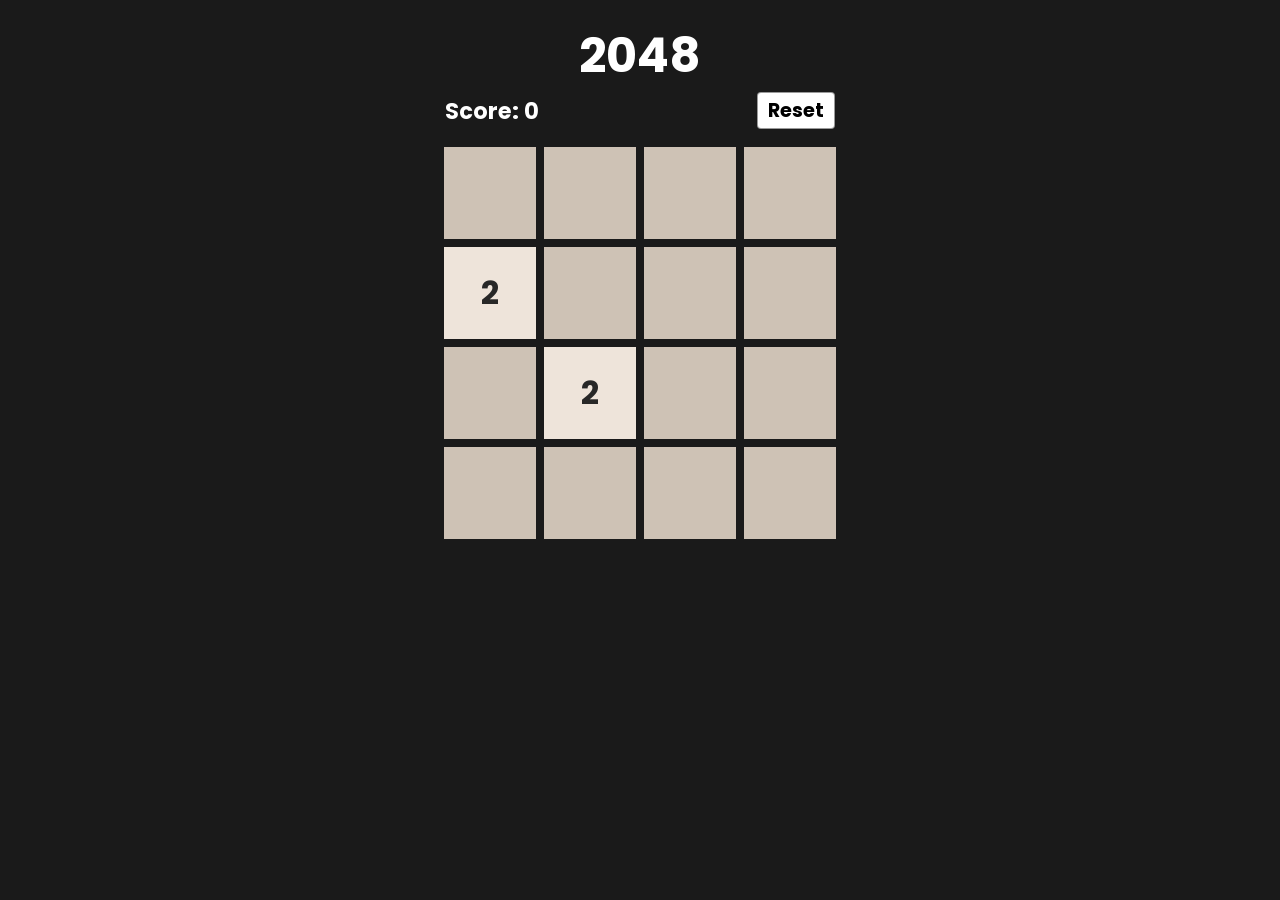
<file: index.html>
<!DOCTYPE html>
<html lang="en">
<head>
    <meta charset="UTF-8">
    <meta name="viewport" content="width=device-width, initial-scale=1.0">
    <title>2048</title>
    <link rel="icon" type="image/x-icon" href="./2048.ico">
    <link rel="stylesheet" href="style.css">
</head>
<body>
    <h1>2048</h1>
    <div class="header">
        <h2>Score: <span id="displayScore">0</h2>
        <button onclick="setGame()">Reset</button>
    </div>
    <div class="boardDisplay">

    </div>
    <h2><span id="displayGameOver">GAME OVER</span></h2>
    <script src="index.js"></script>
</body>
</html>
</file>
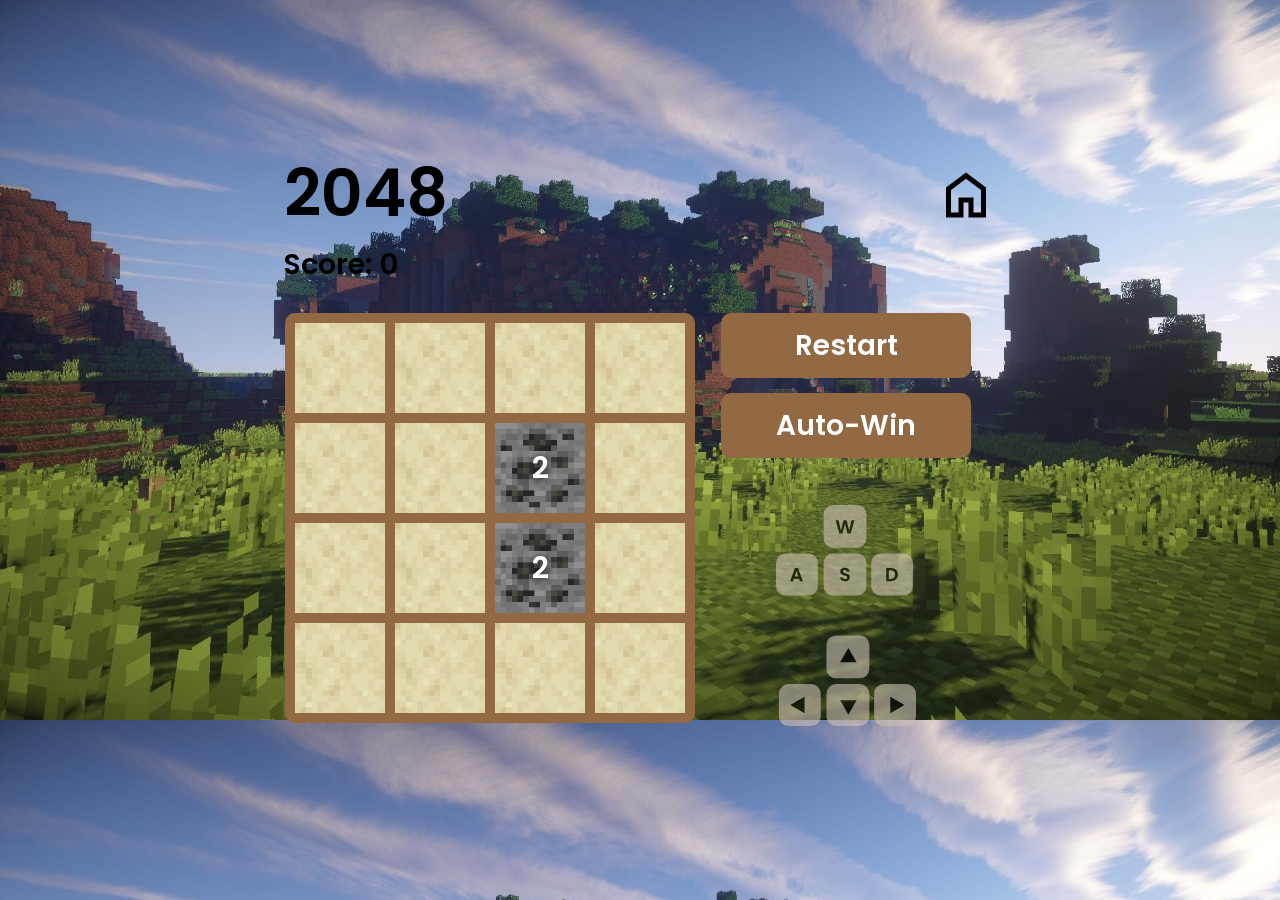
<file: Minecraft.html>
<!DOCTYPE html>
<html lang="en">
    <head>
        <meta charset="UTF-8">
        <meta name="viewport" content="width-device-width, initial-scale:1.0">
        <link rel="shortcut icon" href="Cookie.ico" type="image/x-icon">
        <title>2048</title>
        <link rel="stylesheet" href="2048.css">
        <script src="2048.js"></script>
        <meta name="Keywords" content="2048, 2048Game, 2048GAME, 2048game, MinecraftTheme, SuperAutoPetsTheme">
        <meta name="author" content="Vinícius Sorgetz Alves">
    </head>
    <body class="bodyMinecraft">
    <div class="main">
        <div class="mainLeft">
            <div class="infoGame">
                <h1>2048</h1>
                <div class="score">
                    <div class="score1">
                        <h2>Score: <span id="score">0</span><espaco>t</espaco></h2>
                    </div>
                    <div class="score2">
                        <h2 id="h2Add"><span id="add"></span></h2>
                    </div>
                </div>
            </div>
            <div id="boardMine">
                <div id="Over">
                    <h3>GAME OVER!</h3>
                </div>
                <div id="Win">
                    <h3>YOU WON!</h3>
                </div>
            </div>
        </div>
        <div class="mainRight">
            <div class="home">
                <a href="index.html">
                    <img class="homeSvg"src="home_FILL0_wght400_GRAD0_opsz24.svg">
                </a>
            </div>
            <div class="opcoes">
                <button id="opcao" onclick="ResetGame()">Restart</button>
                <button id="opcao" onclick="ganhar()">Auto-Win</button>
                <img class="Keys"src="KeysStandard.svg">
            </div>
        </div>
    </div>

    </body>

</html>
</file>
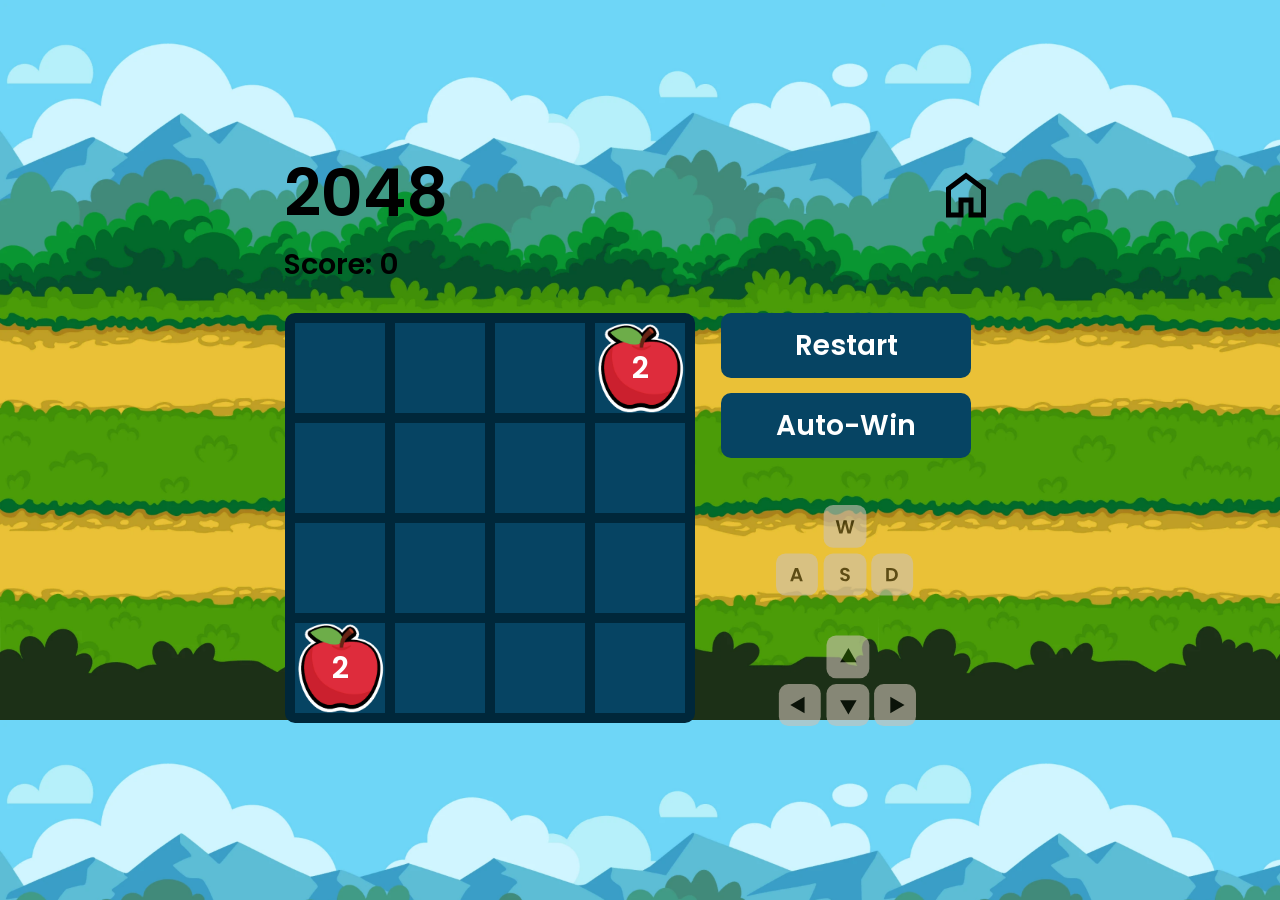
<file: Sap.html>
<!DOCTYPE html>
<html lang="en">
    <head>
        <meta charset="UTF-8">
        <meta name="viewport" content="width-device-width, initial-scale:1.0">
        <link rel="shortcut icon" href="Cookie.ico" type="image/x-icon">
        <title>2048</title>
        <link rel="stylesheet" href="2048.css">
        <script src="2048.js"></script>
        <meta name="Keywords" content="2048, 2048Game, 2048GAME, 2048game, MinecraftTheme, SuperAutoPetsTheme">
        <meta name="author" content="Vinícius Sorgetz Alves">
    </head>
    <body class="bodySap">
    <div class="main">
        <div class="mainLeft">
            <div class="infoGame">
                <h1>2048</h1>
                <div class="score">
                    <div class="score1">
                        <h2>Score: <span id="score">0</span><espaco>t</espaco></h2>
                    </div>
                    <div class="score2">
                        <h2 id="h2Add"><span id="add"></span></h2>
                    </div>
                </div>
            </div>
            <div id="boardSap">
                <div id="Over">
                    <h3>GAME OVER!</h3>
                </div>
                <div id="Win">
                    <h3>YOU WON!</h3>
                </div>
            </div>
        </div>
        <div class="mainRight">
            <div class="home">
                <a href="index.html">
                    <img class="homeSvg"src="home_FILL0_wght400_GRAD0_opsz24.svg">
                </a>
            </div>
            <div class="opcoes">
                <button id="opcao" class="opcaoSap" onclick="ResetGame()">Restart</button>
                <button id="opcao" class="opcaoSap" onclick="ganhar()">Auto-Win</button>
                <img class="Keys"src="KeysStandard.svg">
            </div>
        </div>
    </div>

    </body>

</html>
</file>
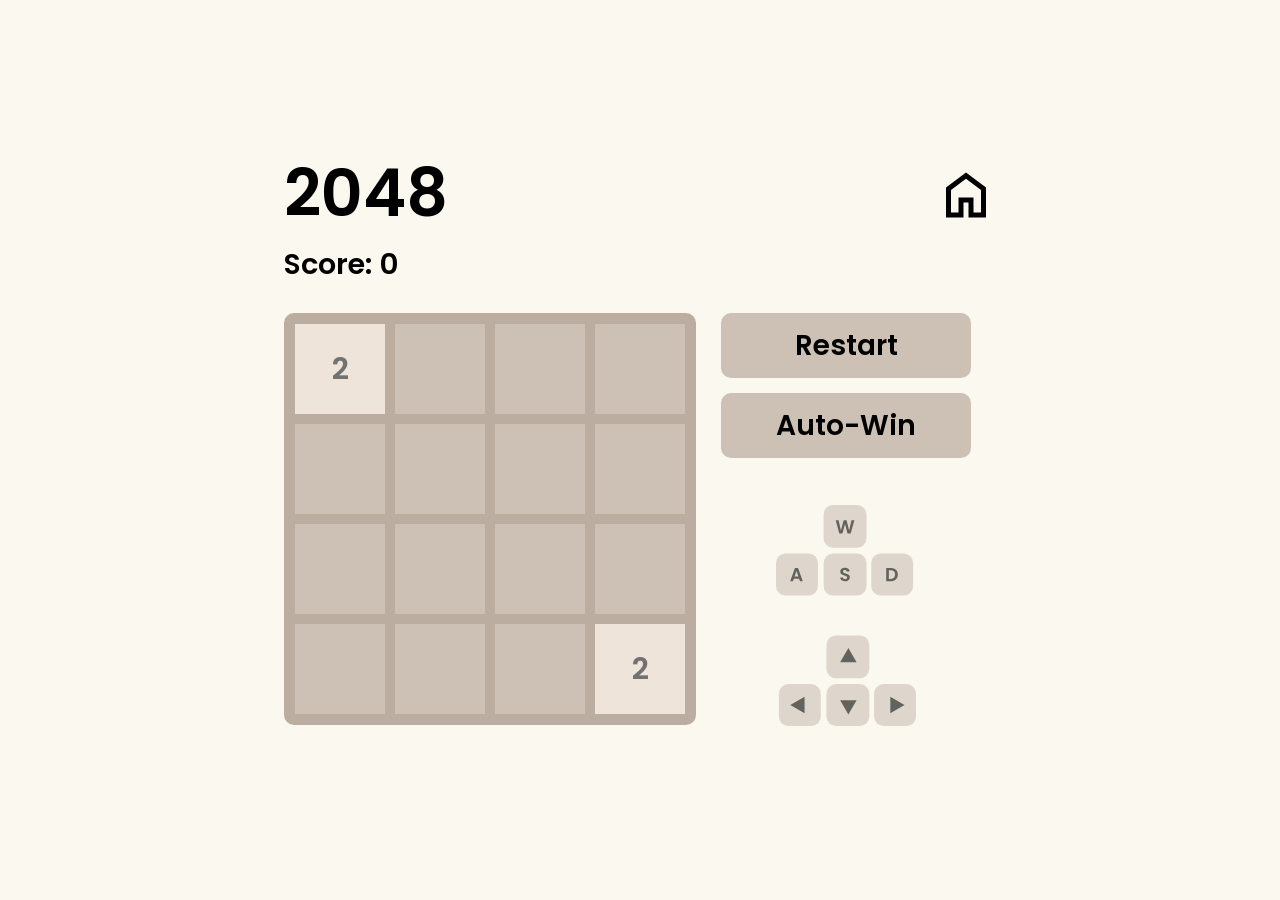
<file: Standard.html>
<!DOCTYPE html>
<html lang="en">
    <head>
        <meta charset="UTF-8">
        <meta name="viewport" content="width-device-width, initial-scale:1.0">
        <link rel="shortcut icon" href="Cookie.ico" type="image/x-icon">
        <title>2048</title>
        <link rel="stylesheet" href="2048.css">
        <script src="2048.js"></script>
        <meta name="Keywords" content="2048, 2048Game, 2048GAME, 2048game, MinecraftTheme, SuperAutoPetsTheme">
        <meta name="author" content="Vinícius Sorgetz Alves">
    </head>
    <body class="bodyStandard">
    <div class="main">
        <div class="mainLeft">
            <div class="infoGame">
                <h1>2048</h1>
                <div class="score">
                    <div class="score1">
                        <h2>Score: <span id="score">0</span><espaco>t</espaco></h2>
                    </div>
                    <div class="score2">
                        <h2 id="h2Add"><span id="add"></span></h2>
                    </div>
                </div>
            </div>
            <div id="board">
                <div id="Over">
                    <h3>GAME OVER!</h3>
                </div>
                <div id="Win">
                    <h3>YOU WON!</h3>
                </div>
            </div>
        </div>
        <div class="mainRight">
            <div class="home">
                <a href="index.html">
                    <img class="homeSvg"src="home_FILL0_wght400_GRAD0_opsz24.svg">
                </a>
            </div>
            <div class="opcoes">
                <button id="opcao" onclick="ResetGame()">Restart</button>
                <button id="opcao" onclick="ganhar()">Auto-Win</button>
                <img class="Keys"src="KeysStandard.svg">
            </div>
        </div>
    </div>

    </body>

</html>
</file>
<file: style.css>
body{
    font-family:Verdana, Geneva, Tahoma, sans-serif;
    background-color: rgb(26, 26, 26);
}
@font-face {
    font-family: Poppins;
    src: url(Poppins-Bold.ttf);
}
h1{
    color:white;
    font-family: Poppins;
    margin:0;
    margin-top:20px;
    font-size:3rem;
    text-align: center;
}
h2{
    color:white;
    margin:0;
    font-size:1.4rem;
    font-family: Poppins;
    text-align: center;
}
#displayScore{
    transition: 0.1s;
}
#displayGameOver{
    display:none;
    width:120px;
    margin:auto;
    transition: 0.2s;
    color: white;
    background-color: #ff2020;
    padding:10px;
    border-radius: 5px;
    font-size:1.1rem;
}
.boardDisplay{
    width:400px;
    height:400px;
    margin:auto;
    margin-top:10px;
    display:grid;
    grid-template-columns: repeat(auto-fill, 100px);
    border: 4px solid rgb(26, 26, 26);
    background-color: rgb(26, 26, 26);
    margin-bottom:20px;
    transition:0.1s;
}
.header{
    display:flex;
    width:390px;
    height: fit-content;
    justify-content: space-between;
    align-items: center;
    margin:auto;
}
.header button{
    font-family: Poppins;
    border: 1px solid rgba(0, 0, 0, 0.397);
    border-radius:4px;
    font-size:1.2rem;
    padding: 3px 10px;
    background-color: white;
    cursor:pointer;
}
.square{
    color: rgb(39, 39, 39);
    transition: 0.1s;
    font-family: Poppins;
    width:100px;
    height:100px;
    box-sizing: border-box;
    -moz-box-sizing: border-box;
    -webkit-box-sizing: border-box;
    border: 4px solid rgb(26, 26, 26);
    background-color: #CEC2B5;
    display:flex;
    justify-content: center;
    align-items: center;
    font-size:2rem;
}

.x2 {
    background-color: #eee4da;
    color: rgb(39, 39, 39);
}

.x4 {
    background-color: #ece0ca;
    color: rgb(39, 39, 39);
}

.x8 {
    background-color: #e77e40;
    color: white;
}

.x16{
    background-color: #f0543f;
    color: white;
}

.x32{
    background-color: #e93326;
    color: white;
}

.x64{
    background-color: #bd1b16;
    color: white;
}

.x128{
    background-color: #f0a652;
    color: white;
}

.x256{
    background-color: #ebbe2a;
    color: white;
}

.x512{
    background-color: #d3d018;
    color: white;
}

.x1024{
    background-color: #a5cc18;
    color: white;
}

.x2048{
    background-color: #0dca3c;
    color: white;
}

.x4096 {
    background-color: #157cdd;
    color: white;
}

.x8192 {
    background-color: #1037b8;
    color: white;
}
</file>
<file: 2048.css>
@font-face{
    font-family:Poppins;
    src:url(Poppins-SemiBold.ttf);
}

@font-face{
    font-family:Minecraft;
    src:url(Minecraft.ttf);
}

@keyframes toin {
    from {
      scale:0.8;
    }
    to {
      scale:1.0;
    }
}

@keyframes cross {
    from {
      scale:0;
      opacity: 0;
    }
    to {
      scale:1.0;
      opacity:1;
    }
}

body{
    font-family: Poppins;
    background-color:#FAF8EF;
}

.bodyMinecraft{
    background-image:url("Tiles/Minecraft/ef11d4b653a9f15f4159def3bd4292ab.png");
    background-size:cover;
}

.bodySap{
    background-image:url("Tiles/Sap/Wallpaper.png");
    background-size:cover;
}

.temas{
    width:1200px;
    height:250px;
    display:flex;
    flex-direction:column;
    justify-content:space-around;
    align-items:center;
    animation: toin 0.2s ease-in-out;
    position: absolute;
    top: -100px; bottom: 0; left: 0; right: 0;
    margin: auto;
}

.temas1{
    width:1200px;
    height:250px;
    background-color:blue;
}

.temas2{
    display:flex;
    justify-content:space-around;
    align-items:center;
    width:1200px;
    height:250px;
}

.main{
    display:flex;
    width:712px;
    height:580px;
    margin:auto;
    position: absolute;
    top: -30px; bottom: 0; left: 0; right: 0;
    margin: auto;
}

.mainRight{
    width:300px;
    height:580px;
}

.mainLeft{
    text-align:left;
    width:412px;
    height:580px;
}

.infoGame{
    height:168px;
}

.home{
    height:168px;
}

.opcoes{
    display:flex;
    flex-direction:column;
    align-items:center;
}

#opcao{
    width:250px;
    height:65px;
    margin-bottom:15px;
    border:none;
    border-radius:10px;
    font-size:28px;
    font-family: Poppins;
    background-color:#CDC1B5;
    transition:0.2s;
}

.temas2 #opcao{
    width:320px;
}

button#opcao.menu1{
    background-color:#CDC1B5;
    font-size:18px;
}

button#opcao.menu2{
    background-color:#926942;
    color:white;
    font-size:18px;
}

button#opcao.menu3{
    background-color:#064463;
    color:white;
    font-size:18px;
}

.bodySap #opcao{
    background-color:#064463;
    color:white;
}

.bodyMinecraft #opcao{
    background-color:#926942;
    color:white;
}

#opcao:hover{
    scale:0.95;
    cursor:pointer;
}

#opcao:active{
    background-color:#f4b17a;
}

.Keys{
    margin-top:32px;
    width:140px;
    opacity:60%;
}

.homeSvg{
    margin-top:20px;
    margin-left:240px;
    width:60px;
    transition:0.2s;
}

.homeSvg:hover{
    scale:0.90;
    cursor:pointer;
}

.homeSvg:active{
    opacity:0.7;
}

h1{
    margin:0;
    font-size:65px;
}

h2{
    margin:0;
}

#board{
    width:400px;
    height:400px;
    border-radius:10px;
    background: #cdc1b5;
    border:6px solid #bbada0;
    margin: 0 auto;
    display:flex;
    flex-wrap:wrap;
    animation: toin 0.09s ease-in-out;
}

#boardMine{
    width:400px;
    height:400px;
    border-radius:10px;
    background: #b1865f;
    border:5px solid #926942;
    margin: 0 auto;
    display:flex;
    flex-wrap:wrap;
    animation: toin 0.09s ease-in-out;
}

#boardSap{
    width:400px;
    height:400px;
    border-radius:10px;
    background: #064463;
    border:5px solid #00273A;
    margin: 0 auto;
    display:flex;
    flex-wrap:wrap;
    animation: toin 0.09s ease-in-out;
}

#Over{
    width:400px;
    height:400px;
    background-color:#f65d3b;
    border-radius:10px;
    position:absolute;
    z-index:999; 
    display:none;
    justify-content:center;   
    align-items:center;  
    animation: cross 1s;
}

#Win{
    width:400px;
    height:400px;
    background-color:#ecc230;
    border-radius:10px;
    position:absolute;
    z-index:999; 
    display:none;
    justify-content:center;   
    align-items:center;  
    animation: cross 1s;
}

h3{
    font-size:50px;
    color:white;
}

.tile{
    width:90px;
    height:90px;
    border:5px solid #bbada0;
    font-size:30px;
    display:flex;
    justify-content:center;   
    align-items:center;
    animation: toin 1s ease-in-out;
}

.mine{
    border:5px solid #926942;
    background-image:url("Tiles/Minecraft/Sandstone_29_JE5_BE2.png");
    text-shadow:black 0px 0px 10px ;
    background-size:90px;
    color:white;
}

.sap{
    background-size:90px;
    border:5px solid #00273A;;
}

.x2{
    background-color: #eee4da;
    color: #727371;
    background-image:none;
}

.x4{
    background-color: #ece0ca;
    color: #727371;
}

.x8{
    background-color: #f4b17a;
    color: white;
}
.x16{
    background-color: #f59575;
    color: white;
}

.x32{
    background-color: #f57c5f;
    color: white;
}

.x64{
    background-color: #f65d3b;
    color: white;
}

.x128{
    background-color: #edce71;
    color: white;
}

.x256{
    background-color: #edcc63;
    color: white;
}

.x512{
    background-color: #edc651;
    color: white;
}

.x1024{
    background-color: #eec744;
    color: white;
}

.x2048{
    background-color: #ecc230;
    color: white;
}

.x4096 {
    background-color: #fe3d3d;
    color: white;
}

.x8192 {
    background-color: #ff2020;
    color: white;
}

.m2{
    background-image:url("Tiles/Minecraft/Coal_Ore_29_JE5_BE4.png");
}

.m4{
    background-image:url("Tiles/Minecraft/Iron_Ore_29_JE6_BE4.png");
}

.m8{
    background-image:url("Tiles/Minecraft/Gold_Ore_29_JE7_BE4.png");
}
.m16{
    background-image:url("Tiles/Minecraft/Redstone_Ore_29_JE4_BE3.png");
}

.m32{
    background-image:url("Tiles/Minecraft/Lapis_Lazuli_Ore_29_JE4_BE4.png");
}

.m64{
    background-image:url("Tiles/Minecraft/Diamond_Ore_29_JE5_BE5.png");
}

.m128{
    background-image:url("Tiles/Minecraft/Deepslate_Coal_Ore_29_JE1_BE2.png");
}

.m256{
    background-image:url("Tiles/Minecraft/Deepslate_Iron_Ore_29_JE2_BE1.png");
    color: white;
}

.m512{
    background-image:url("Tiles/Minecraft/Deepslate_Gold_Ore_29_JE2_BE1.png");
}

.m1024{
    background-image:url("Tiles/Minecraft/Deepslate_Lapis_Lazuli_Ore_29_JE3_BE2.png");
}

.m2048{
    background-image:url("Tiles/Minecraft/Deepslate_Diamond_Ore_29_JE2_BE1.png");
}

.m4096 {
    background-image:url("Tiles/Minecraft/Lapis_Lazuli_Ore_29_JE4_BE4.png");
}

.m8192 {
    background-image:url("Tiles/Minecraft/Deepslate_Diamond_Ore_29_JE2_BE1.png");
}

.s2{
    color: white;
    background-image:url("Tiles/Sap/2-Food.png");
}

.s4{
    color: black;
    background-image:url("Tiles/Sap/4-Food.png");
}

.s8{
    background-image:url("Tiles/Sap/8-Food.png");
    color: black;
}
.s16{
    background-image:url("Tiles/Sap/16-Food.png");
    color: white;
}

.s32{
    background-image:url("Tiles/Sap/32-Food.png");
    color: white;
}

.s64{
    background-image:url("Tiles/Sap/64-Food.png");
    color: black;
}

.s128{
    background-image:url("Tiles/Sap/128-Food.png");
    color: black;
}

.s256{
    background-image:url("Tiles/Sap/256-Food.png");
    color: black;
}

.s512{
    background-image:url("Tiles/Sap/512-Food.png");
    color: white;
}

.s1024{
    background-image:url("Tiles/Sap/1024-Food.png");
    color: black;
}

.s2048{
    background-image:url("Tiles/Sap/2048-Food.png");
    color: white;
}

.s4096 {
    background-image:url("Tiles/Sap/4096-Food.png");
    color: white;
}

.s8192 {
    background-image:url("Tiles/Sap/8192-Food.png");
    color: white;
}


.Game{
    font-size:15px;
    color:gray;
}

espaco{
    opacity: 0%;
}

.score{
    align-items:center;
    display:flex;
    flex-direction: row;
    font-size:larger;
}

.bodyMinecraft #add{
    color:#6A3810;
}

.bodySap #add{
    color:#064463;
}

#add{
    color:gray;
    display:block;
}

#h2Add{
    font-size:20px;
}
</file>
